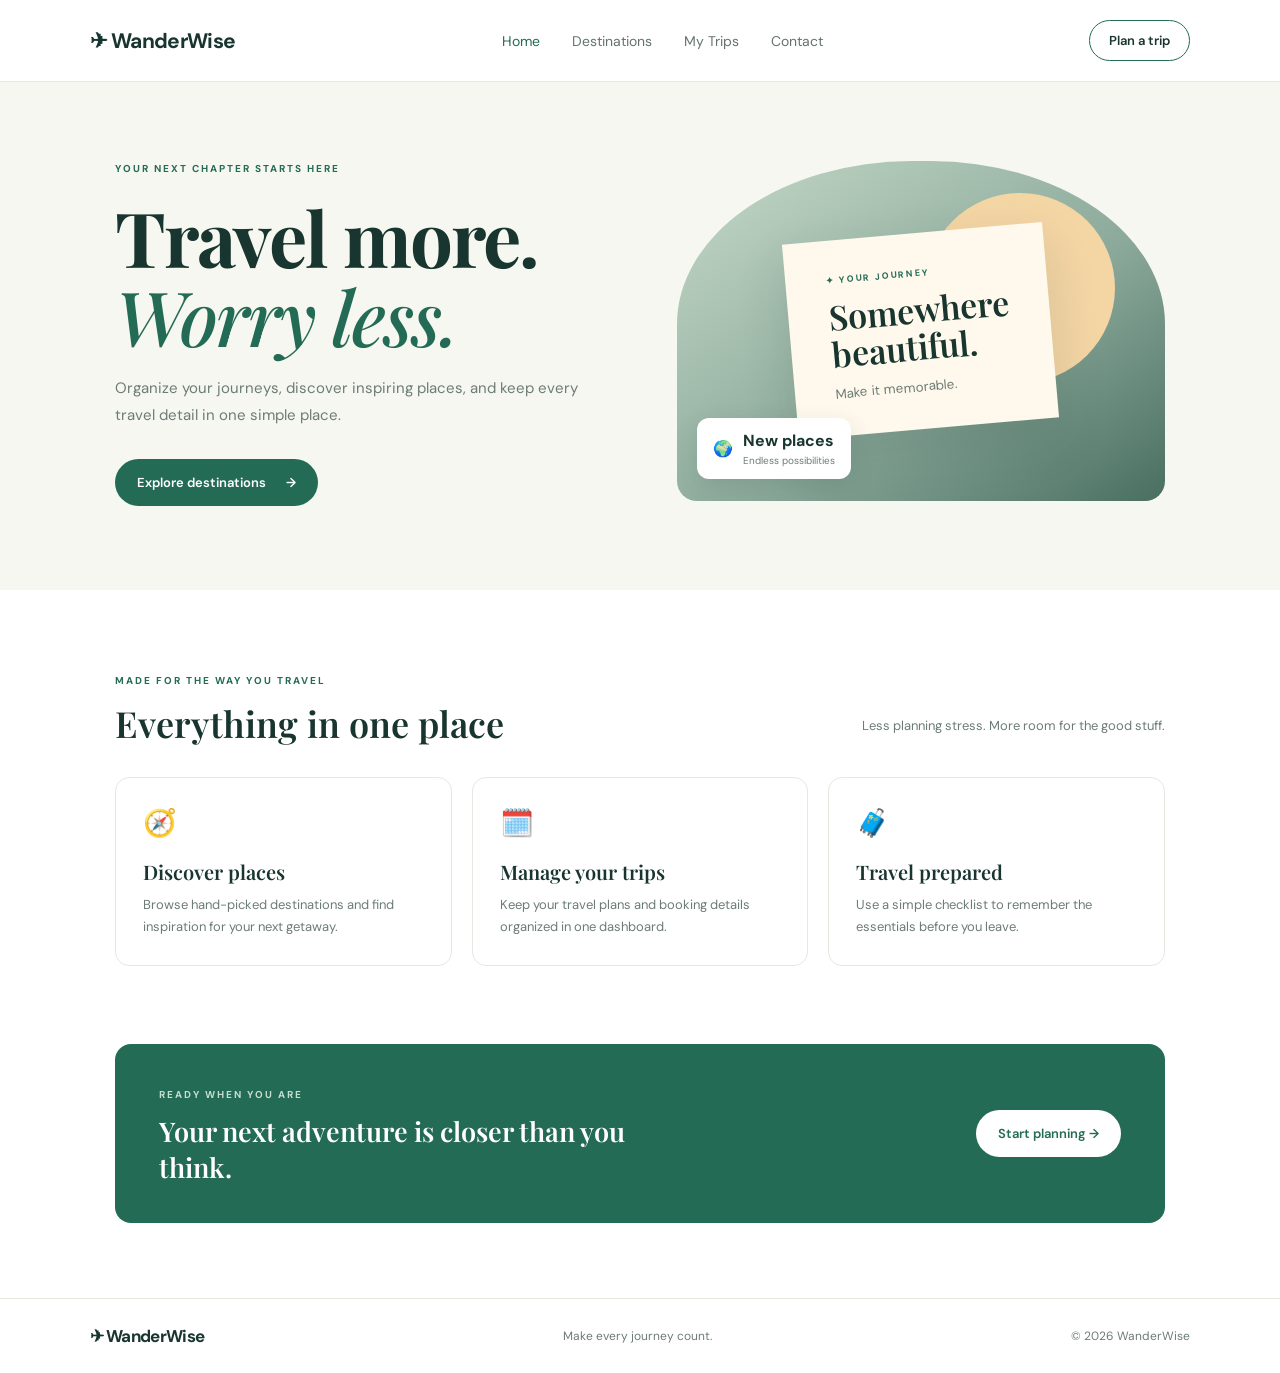
<file: index.html>
<!DOCTYPE html>
<html lang="en">
<head>
  <meta charset="UTF-8"><meta name="viewport" content="width=device-width, initial-scale=1.0">
  <title>WanderWise | Travel Management</title><link rel="stylesheet" href="style.css">
</head>
<body>
<header class="site-header"><a class="brand" href="index.html">✈ WanderWise</a>
<nav><a class="active" href="index.html">Home</a><a href="destinations.html">Destinations</a><a href="bookings.html">My Trips</a><a href="contact.html">Contact</a></nav>
<a class="nav-cta" href="bookings.html">Plan a trip</a></header>
<main>
<section class="hero"><div class="hero-copy"><span class="eyebrow">YOUR NEXT CHAPTER STARTS HERE</span><h1>Travel more.<br><em>Worry less.</em></h1><p>Organize your journeys, discover inspiring places, and keep every travel detail in one simple place.</p><a class="button" href="destinations.html">Explore destinations <span>→</span></a></div>
<div class="hero-art"><div class="sun"></div><div class="hero-note"><span>✦ YOUR JOURNEY</span><strong>Somewhere<br>beautiful.</strong><small>Make it memorable.</small></div><div class="floating-card">🌍 <span><b>New places</b><small>Endless possibilities</small></span></div></div></section>
<section class="section"><div class="section-heading"><div><span class="eyebrow">MADE FOR THE WAY YOU TRAVEL</span><h2>Everything in one place</h2></div><p>Less planning stress. More room for the good stuff.</p></div>
<div class="feature-grid"><article class="feature"><div class="feature-icon">🧭</div><h3>Discover places</h3><p>Browse hand-picked destinations and find inspiration for your next getaway.</p></article><article class="feature"><div class="feature-icon">🗓️</div><h3>Manage your trips</h3><p>Keep your travel plans and booking details organized in one dashboard.</p></article><article class="feature"><div class="feature-icon">🧳</div><h3>Travel prepared</h3><p>Use a simple checklist to remember the essentials before you leave.</p></article></div></section>
<section class="banner"><div><span class="eyebrow">READY WHEN YOU ARE</span><h2>Your next adventure is closer than you think.</h2></div><a class="button button-light" href="bookings.html">Start planning →</a></section>
</main><footer><a class="brand" href="index.html">✈ WanderWise</a><span>Make every journey count.</span><span>© 2026 WanderWise</span></footer>
<script src="script.js"></script></body></html>
</file>
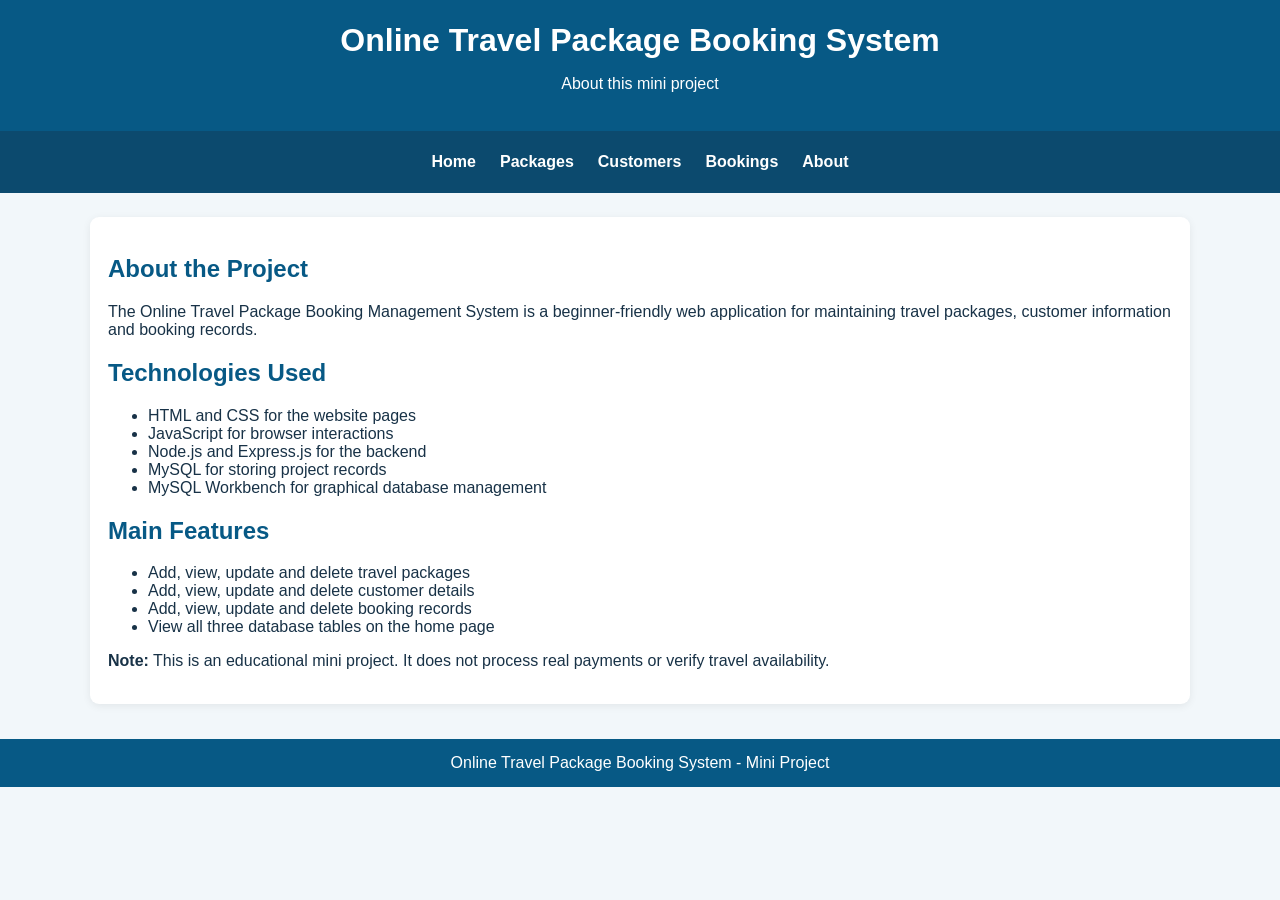
<file: about3.html>
<!DOCTYPE html>
<html lang="en">
<head>
<meta charset="UTF-8">
<meta name="viewport" content="width=device-width, initial-scale=1.0">
<title>About - Travel Management</title>
<style>
    :root { --blue: #075985; --blue2: #0284c7; --light: #f2f7fa; }
    * { box-sizing: border-box; }
    body { margin: 0; font-family: Arial, sans-serif; background: var(--light); color: #183247; }
    header { background: var(--blue); color: white; text-align: center; padding: 22px 12px; }
    header h1 { margin: 0 0 8px; }
    nav { background: #0c4a6e; padding: 14px; text-align: center; }
    nav a { color: white; text-decoration: none; margin: 8px 12px; font-weight: bold; display: inline-block; }
    nav a:hover { color: #facc15; }
    .container { width: min(1100px, 94%); margin: 24px auto; }
    .panel { background: white; padding: 18px; margin: 18px 0; border-radius: 9px; box-shadow: 0 2px 8px #00000012; overflow-x: auto; }
    h2 { color: var(--blue); }
    form { display: grid; grid-template-columns: repeat(auto-fit, minmax(190px, 1fr)); gap: 12px; align-items: end; }
    label { display: block; font-weight: bold; margin-bottom: 5px; }
    input, select { width: 100%; padding: 10px; border: 1px solid #b7c8d3; border-radius: 5px; }
    button { background: var(--blue2); color: white; border: 0; border-radius: 5px; padding: 10px 14px; cursor: pointer; }
    button:hover { background: var(--blue); }
    button.secondary { background: #64748b; }
    button.danger { background: #b91c1c; }
    table { width: 100%; border-collapse: collapse; margin-top: 12px; min-width: 600px; }
    th, td { border: 1px solid #d2dce3; padding: 10px; text-align: left; }
    th { background: var(--blue2); color: white; }
    tr:nth-child(even) { background: #f0f9ff; }
    .message { min-height: 22px; font-weight: bold; color: #075985; }
    .actions { display: flex; gap: 6px; }
    footer { background: var(--blue); color: white; text-align: center; padding: 15px; margin-top: 35px; }
    .cards { display: grid; grid-template-columns: repeat(auto-fit, minmax(220px, 1fr)); gap: 16px; }
    .card { background: white; border-radius: 8px; padding: 20px; box-shadow: 0 2px 8px #00000012; }
    .card strong { display: block; font-size: 28px; color: var(--blue2); }
</style>
</head>
<body>
<header><h1>Online Travel Package Booking System</h1><p>About this mini project</p></header>
<nav><a href="index3.html" >Home</a><a href="packages3.html" >Packages</a><a href="customers3.html" >Customers</a><a href="bookings3.html" >Bookings</a><a href="about3.html" aria-current="page">About</a></nav>
<main class="container">
  <section class="panel">
    <h2>About the Project</h2>
    <p>The Online Travel Package Booking Management System is a beginner-friendly web application for maintaining travel packages, customer information and booking records.</p>
    <h2>Technologies Used</h2>
    <ul>
      <li>HTML and CSS for the website pages</li>
      <li>JavaScript for browser interactions</li>
      <li>Node.js and Express.js for the backend</li>
      <li>MySQL for storing project records</li>
      <li>MySQL Workbench for graphical database management</li>
    </ul>
    <h2>Main Features</h2>
    <ul>
      <li>Add, view, update and delete travel packages</li>
      <li>Add, view, update and delete customer details</li>
      <li>Add, view, update and delete booking records</li>
      <li>View all three database tables on the home page</li>
    </ul>
    <p><strong>Note:</strong> This is an educational mini project. It does not process real payments or verify travel availability.</p>
  </section>
</main>
<footer>Online Travel Package Booking System - Mini Project</footer>
</body>
</html>
</file>
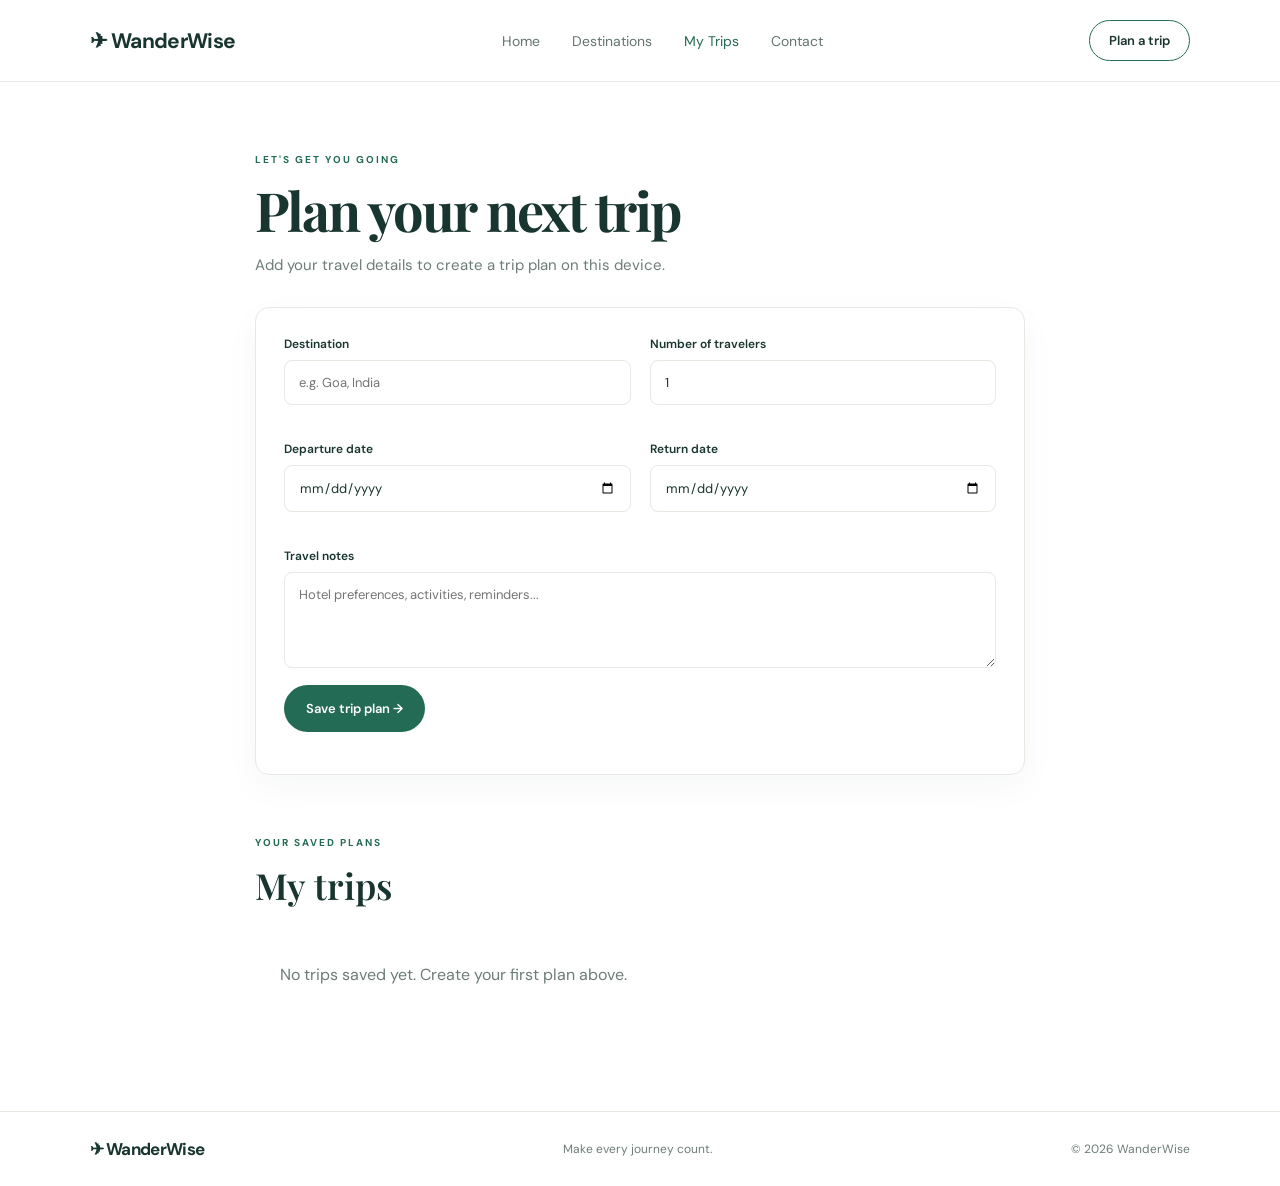
<file: bookings.html>
<!DOCTYPE html>
<html lang="en"><head><meta charset="UTF-8"><meta name="viewport" content="width=device-width, initial-scale=1.0"><title>Plan a trip | WanderWise</title><link rel="stylesheet" href="style.css"></head>
<body><header class="site-header"><a class="brand" href="index.html">✈ WanderWise</a><nav><a href="index.html">Home</a><a href="destinations.html">Destinations</a><a class="active" href="bookings.html">My Trips</a><a href="contact.html">Contact</a></nav><a class="nav-cta" href="bookings.html">Plan a trip</a></header>
<main class="page-wrap narrow"><span class="eyebrow">LET'S GET YOU GOING</span><h1 class="page-title">Plan your next trip</h1><p class="lead">Add your travel details to create a trip plan on this device.</p>
<form id="tripForm" class="form-card"><div class="form-grid"><label>Destination<input name="destination" required placeholder="e.g. Goa, India"></label><label>Number of travelers<input name="travelers" type="number" min="1" max="30" value="1" required></label><label>Departure date<input name="departure" type="date" required></label><label>Return date<input name="returnDate" type="date" required></label><label class="full">Travel notes<textarea name="notes" rows="4" placeholder="Hotel preferences, activities, reminders..."></textarea></label></div><button class="button" type="submit">Save trip plan →</button><p class="form-message" id="formMessage" role="status"></p></form>
<section class="saved-section"><div class="section-heading"><div><span class="eyebrow">YOUR SAVED PLANS</span><h2>My trips</h2></div></div><div id="tripList" class="trip-list"></div></section></main>
<footer><a class="brand" href="index.html">✈ WanderWise</a><span>Make every journey count.</span><span>© 2026 WanderWise</span></footer><script src="script.js"></script></body></html>
</file>
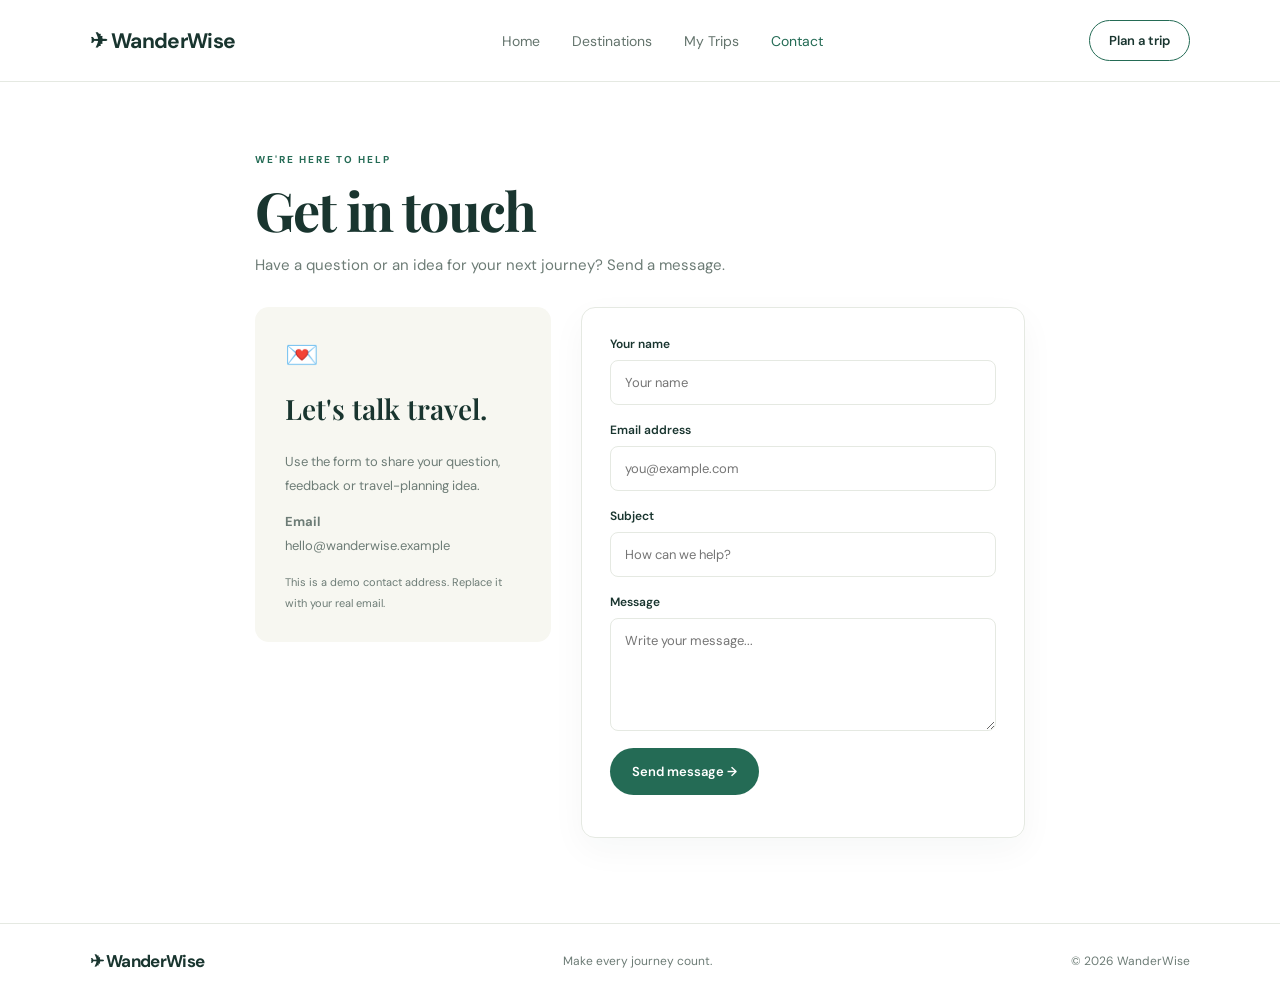
<file: contact.html>
<!DOCTYPE html>
<html lang="en"><head><meta charset="UTF-8"><meta name="viewport" content="width=device-width, initial-scale=1.0"><title>Contact | WanderWise</title><link rel="stylesheet" href="style.css"></head>
<body><header class="site-header"><a class="brand" href="index.html">✈ WanderWise</a><nav><a href="index.html">Home</a><a href="destinations.html">Destinations</a><a href="bookings.html">My Trips</a><a class="active" href="contact.html">Contact</a></nav><a class="nav-cta" href="bookings.html">Plan a trip</a></header>
<main class="page-wrap narrow"><span class="eyebrow">WE'RE HERE TO HELP</span><h1 class="page-title">Get in touch</h1><p class="lead">Have a question or an idea for your next journey? Send a message.</p>
<div class="contact-layout"><div class="contact-aside"><div class="feature-icon">💌</div><h2>Let's talk travel.</h2><p>Use the form to share your question, feedback or travel-planning idea.</p><p><b>Email</b><br>hello@wanderwise.example</p><small>This is a demo contact address. Replace it with your real email.</small></div>
<form id="contactForm" class="form-card"><label>Your name<input name="name" required placeholder="Your name"></label><label>Email address<input name="email" type="email" required placeholder="you@example.com"></label><label>Subject<input name="subject" required placeholder="How can we help?"></label><label>Message<textarea name="message" rows="5" required placeholder="Write your message..."></textarea></label><button class="button" type="submit">Send message →</button><p id="contactMessage" class="form-message" role="status"></p></form></div></main>
<footer><a class="brand" href="index.html">✈ WanderWise</a><span>Make every journey count.</span><span>© 2026 WanderWise</span></footer><script src="script.js"></script></body></html>
</file>
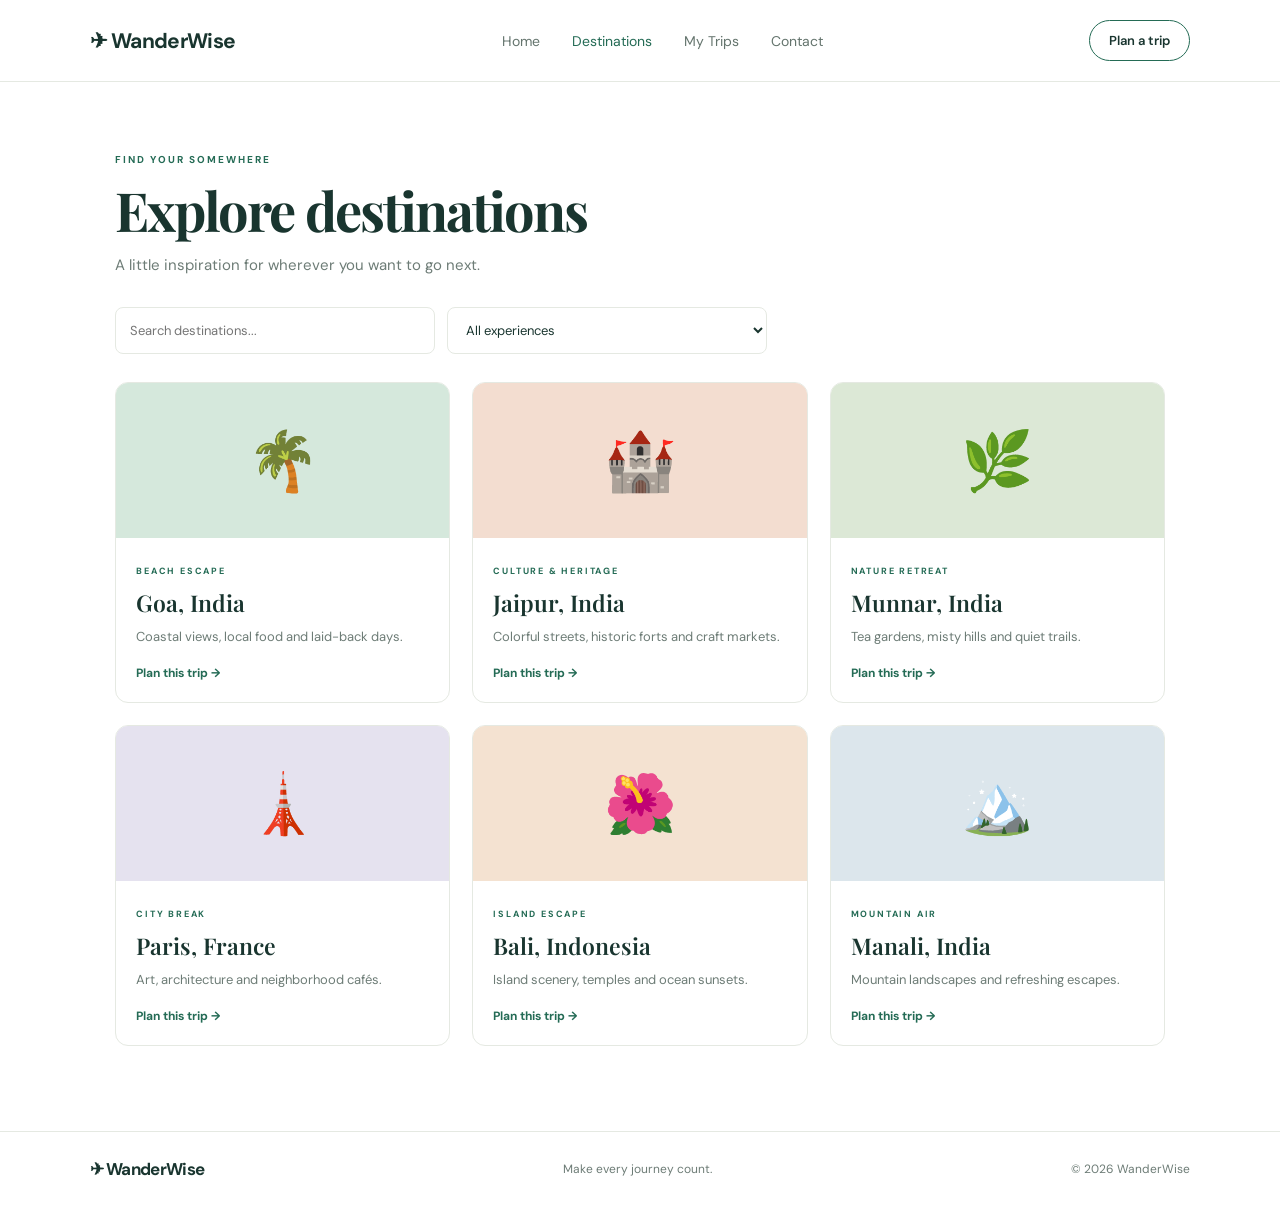
<file: destinations.html>
<!DOCTYPE html>
<html lang="en"><head><meta charset="UTF-8"><meta name="viewport" content="width=device-width, initial-scale=1.0"><title>Destinations | WanderWise</title><link rel="stylesheet" href="style.css"></head>
<body><header class="site-header"><a class="brand" href="index.html">✈ WanderWise</a><nav><a href="index.html">Home</a><a class="active" href="destinations.html">Destinations</a><a href="bookings.html">My Trips</a><a href="contact.html">Contact</a></nav><a class="nav-cta" href="bookings.html">Plan a trip</a></header>
<main class="page-wrap"><span class="eyebrow">FIND YOUR SOMEWHERE</span><h1 class="page-title">Explore destinations</h1><p class="lead">A little inspiration for wherever you want to go next.</p>
<div class="toolbar"><input id="destinationSearch" type="search" placeholder="Search destinations..." aria-label="Search destinations"><select id="typeFilter" aria-label="Filter by type"><option value="all">All experiences</option><option value="beach">Beach</option><option value="city">City</option><option value="nature">Nature</option></select></div>
<div class="destination-grid" id="destinationGrid">
<article class="destination-card" data-name="Goa" data-type="beach"><div class="destination-image goa">🌴</div><div class="destination-info"><span>BEACH ESCAPE</span><h3>Goa, India</h3><p>Coastal views, local food and laid-back days.</p><a href="bookings.html">Plan this trip →</a></div></article>
<article class="destination-card" data-name="Jaipur" data-type="city"><div class="destination-image jaipur">🏰</div><div class="destination-info"><span>CULTURE & HERITAGE</span><h3>Jaipur, India</h3><p>Colorful streets, historic forts and craft markets.</p><a href="bookings.html">Plan this trip →</a></div></article>
<article class="destination-card" data-name="Munnar" data-type="nature"><div class="destination-image munnar">🌿</div><div class="destination-info"><span>NATURE RETREAT</span><h3>Munnar, India</h3><p>Tea gardens, misty hills and quiet trails.</p><a href="bookings.html">Plan this trip →</a></div></article>
<article class="destination-card" data-name="Paris" data-type="city"><div class="destination-image paris">🗼</div><div class="destination-info"><span>CITY BREAK</span><h3>Paris, France</h3><p>Art, architecture and neighborhood cafés.</p><a href="bookings.html">Plan this trip →</a></div></article>
<article class="destination-card" data-name="Bali" data-type="beach"><div class="destination-image bali">🌺</div><div class="destination-info"><span>ISLAND ESCAPE</span><h3>Bali, Indonesia</h3><p>Island scenery, temples and ocean sunsets.</p><a href="bookings.html">Plan this trip →</a></div></article>
<article class="destination-card" data-name="Manali" data-type="nature"><div class="destination-image manali">🏔️</div><div class="destination-info"><span>MOUNTAIN AIR</span><h3>Manali, India</h3><p>Mountain landscapes and refreshing escapes.</p><a href="bookings.html">Plan this trip →</a></div></article>
</div><p id="noResults" class="empty-state" hidden>No destinations match your search.</p></main>
<footer><a class="brand" href="index.html">✈ WanderWise</a><span>Make every journey count.</span><span>© 2026 WanderWise</span></footer><script src="script.js"></script></body></html>
</file>
<file: style.css>
@import url('https://fonts.googleapis.com/css2?family=DM+Sans:wght@400;500;600;700&family=Playfair+Display:wght@500;600;700&display=swap');
:root{--ink:#19352f;--muted:#6d7c76;--green:#246b55;--cream:#f7f7f1;--line:#e5e9e2;--orange:#e7a56c}
*{box-sizing:border-box}body{margin:0;background:#fff;color:var(--ink);font-family:'DM Sans',sans-serif}a{color:inherit;text-decoration:none}.site-header{height:82px;padding:0 7%;display:flex;align-items:center;justify-content:space-between;border-bottom:1px solid var(--line);gap:24px}.brand{font-weight:700;font-size:21px;letter-spacing:-.7px}.site-header nav{display:flex;gap:32px;color:#64746d;font-size:14px}.site-header nav a:hover,.site-header nav .active{color:var(--green)}.nav-cta{border:1px solid var(--green);border-radius:30px;padding:11px 19px;font-size:13px;font-weight:600}.hero{padding:74px 9% 84px;display:grid;grid-template-columns:1fr 1fr;align-items:center;gap:7%;background:var(--cream);min-height:500px}.eyebrow{font-size:10px;font-weight:700;letter-spacing:2px;color:var(--green)}h1,h2,h3,p{margin-top:0}.hero h1,.page-title{font-family:'Playfair Display',serif;font-size:clamp(48px,6vw,76px);line-height:1.04;letter-spacing:-2px;margin:20px 0}.hero h1 em{color:var(--green);font-weight:500}.hero-copy>p,.lead{max-width:470px;color:var(--muted);line-height:1.8;font-size:15px;margin-bottom:30px}.button{display:inline-flex;align-items:center;gap:20px;background:var(--green);color:#fff;border:0;border-radius:30px;padding:15px 22px;font:600 13px 'DM Sans';cursor:pointer}.button:hover{background:#174d3d}.hero-art{height:340px;position:relative;background:linear-gradient(145deg,#c5d9c9,#8ba99a 58%,#496f61);border-radius:48% 48% 20px 20px;overflow:hidden;display:grid;place-items:center}.sun{position:absolute;width:190px;height:190px;border-radius:50%;background:#f4d5a4;top:32px;right:50px}.hero-note{position:relative;background:#fff9ed;padding:34px 40px;transform:rotate(-5deg);box-shadow:0 20px 50px #19352f22;display:flex;flex-direction:column;gap:12px}.hero-note span,.destination-info>span{font-size:9px;letter-spacing:1.8px;color:var(--green);font-weight:700}.hero-note strong{font:600 34px/1.1 'Playfair Display'}.hero-note small{color:var(--muted)}.floating-card{position:absolute;bottom:22px;left:20px;background:#fff;padding:12px 16px;border-radius:12px;display:flex;gap:10px;align-items:center;box-shadow:0 8px 24px #19352f20}.floating-card span{display:grid;gap:3px}.floating-card small{font-size:10px;color:var(--muted)}.section{padding:78px 9%}.section-heading{display:flex;align-items:end;justify-content:space-between;gap:20px;margin-bottom:30px}.section-heading h2,.saved-section h2{font:600 36px 'Playfair Display';margin:10px 0 0}.section-heading>p{color:var(--muted);font-size:13px}.feature-grid{display:grid;grid-template-columns:repeat(3,1fr);gap:20px}.feature{padding:27px;border:1px solid var(--line);border-radius:14px}.feature-icon{font-size:27px;margin-bottom:18px}.feature h3{font:600 20px 'Playfair Display';margin-bottom:9px}.feature p,.destination-info p{color:var(--muted);font-size:13px;line-height:1.7;margin-bottom:0}.banner{margin:0 9% 75px;padding:38px 44px;background:var(--green);color:#fff;border-radius:16px;display:flex;align-items:center;justify-content:space-between;gap:20px}.banner .eyebrow{color:#c4decf}.banner h2{font:600 27px 'Playfair Display';margin:10px 0 0;max-width:480px}.button-light{background:#fff;color:var(--green);white-space:nowrap}footer{border-top:1px solid var(--line);padding:26px 7%;display:flex;align-items:center;justify-content:space-between;color:var(--muted);font-size:12px}footer .brand{color:var(--ink);font-size:17px}.page-wrap{padding:65px 9% 85px;min-height:70vh}.page-title{font-size:54px;margin:14px 0}.lead{margin-bottom:28px}.toolbar{display:flex;gap:12px;margin:28px 0}.toolbar input,.toolbar select{max-width:320px}.toolbar input{flex:1}.toolbar input,.toolbar select,input,textarea{width:100%;border:1px solid var(--line);border-radius:8px;padding:13px 14px;font:13px 'DM Sans';color:var(--ink);background:#fff}.destination-grid{display:grid;grid-template-columns:repeat(3,1fr);gap:22px}.destination-card{border:1px solid var(--line);border-radius:13px;overflow:hidden}.destination-image{height:155px;display:grid;place-items:center;font-size:58px}.goa{background:#d5e8dc}.jaipur{background:#f3ddd0}.munnar{background:#dce8d6}.paris{background:#e5e2ef}.bali{background:#f4e2d1}.manali{background:#dce6ec}.destination-info{padding:20px}.destination-info h3{font:600 23px 'Playfair Display';margin:8px 0}.destination-info a{display:inline-block;color:var(--green);font-size:12px;font-weight:700;margin-top:17px}.empty-state{color:var(--muted);padding:25px}.narrow{max-width:1000px;margin:auto}.form-card{padding:28px;border:1px solid var(--line);border-radius:14px;box-shadow:0 12px 35px #19352f0a}.form-grid{display:grid;grid-template-columns:1fr 1fr;gap:19px}.form-card label{display:block;font-size:12px;font-weight:600;color:var(--ink);margin-bottom:17px}.form-card input,.form-card textarea{display:block;margin-top:8px}.form-card textarea{resize:vertical}.form-card .full{grid-column:1/-1}.form-message{font-size:13px;color:var(--green);margin:14px 0 0}.saved-section{margin-top:55px}.trip-list{display:grid;gap:12px;margin-top:20px}.trip-item{border:1px solid var(--line);border-radius:10px;padding:17px 20px;display:flex;justify-content:space-between;gap:15px;align-items:center}.trip-item p{font-size:12px;color:var(--muted);margin:5px 0 0}.delete-trip{border:0;background:#f8eeeb;color:#9c4e3c;padding:9px 12px;border-radius:20px;cursor:pointer}.contact-layout{display:grid;grid-template-columns:.8fr 1.2fr;gap:30px;align-items:start}.contact-aside{background:var(--cream);padding:30px;border-radius:14px}.contact-aside h2{font:600 28px 'Playfair Display'}.contact-aside p{font-size:13px;line-height:1.8;color:var(--muted)}.contact-aside small{font-size:11px;color:var(--muted)}[hidden]{display:none!important}
@media(max-width:760px){.site-header{height:auto;padding:18px 5%;flex-wrap:wrap}.site-header nav{order:3;width:100%;justify-content:space-between;gap:10px;font-size:12px}.nav-cta{padding:9px 13px}.hero{grid-template-columns:1fr;padding:55px 7%;gap:35px}.hero-art{height:280px}.section,.page-wrap{padding:55px 6%}.feature-grid,.destination-grid{grid-template-columns:1fr 1fr}.section-heading{align-items:start;flex-direction:column}.banner{margin:0 6% 55px;padding:28px;align-items:start;flex-direction:column}.contact-layout{grid-template-columns:1fr}footer{padding:23px 6%;flex-wrap:wrap;gap:12px}.page-title{font-size:44px}}
@media(max-width:480px){.feature-grid,.destination-grid,.form-grid{grid-template-columns:1fr}.form-grid .full{grid-column:auto}.toolbar{flex-direction:column}.toolbar input,.toolbar select{max-width:none}.trip-item{align-items:start;flex-direction:column}.hero h1{font-size:55px}}
</file>
